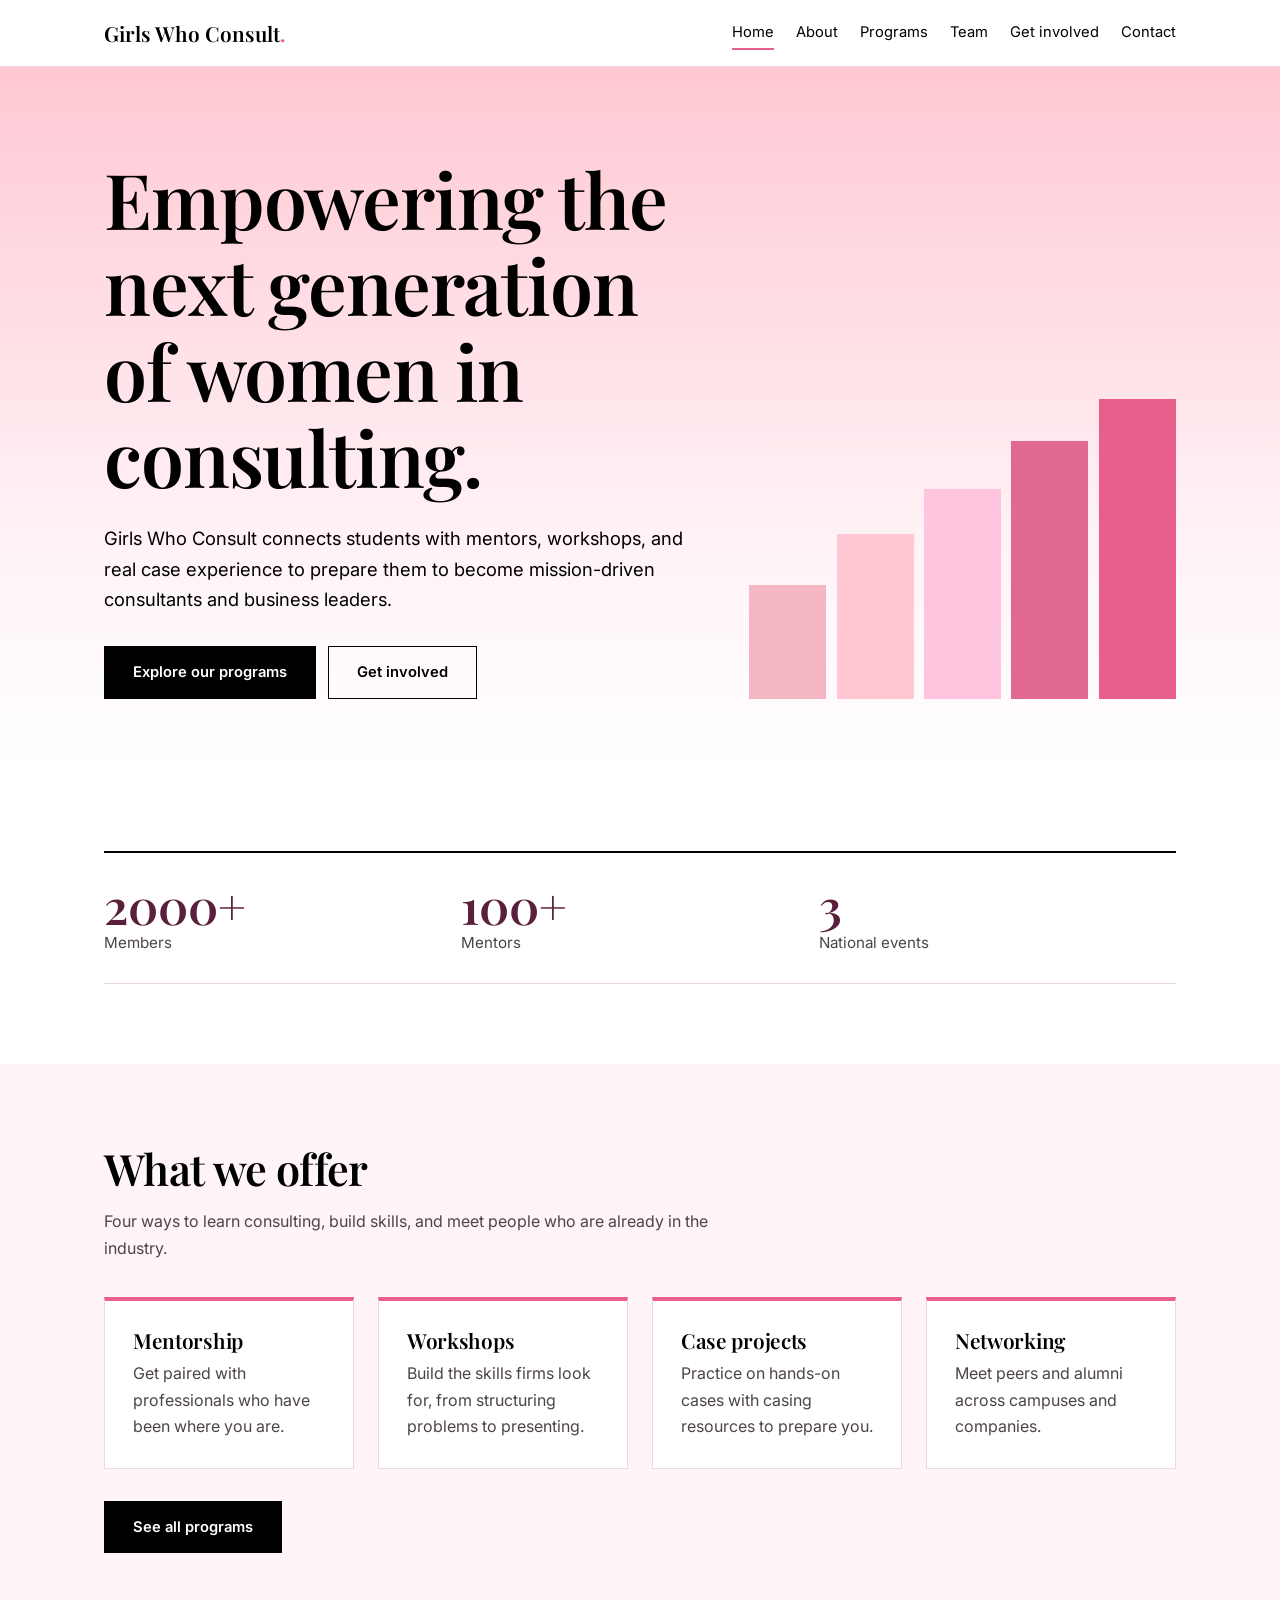
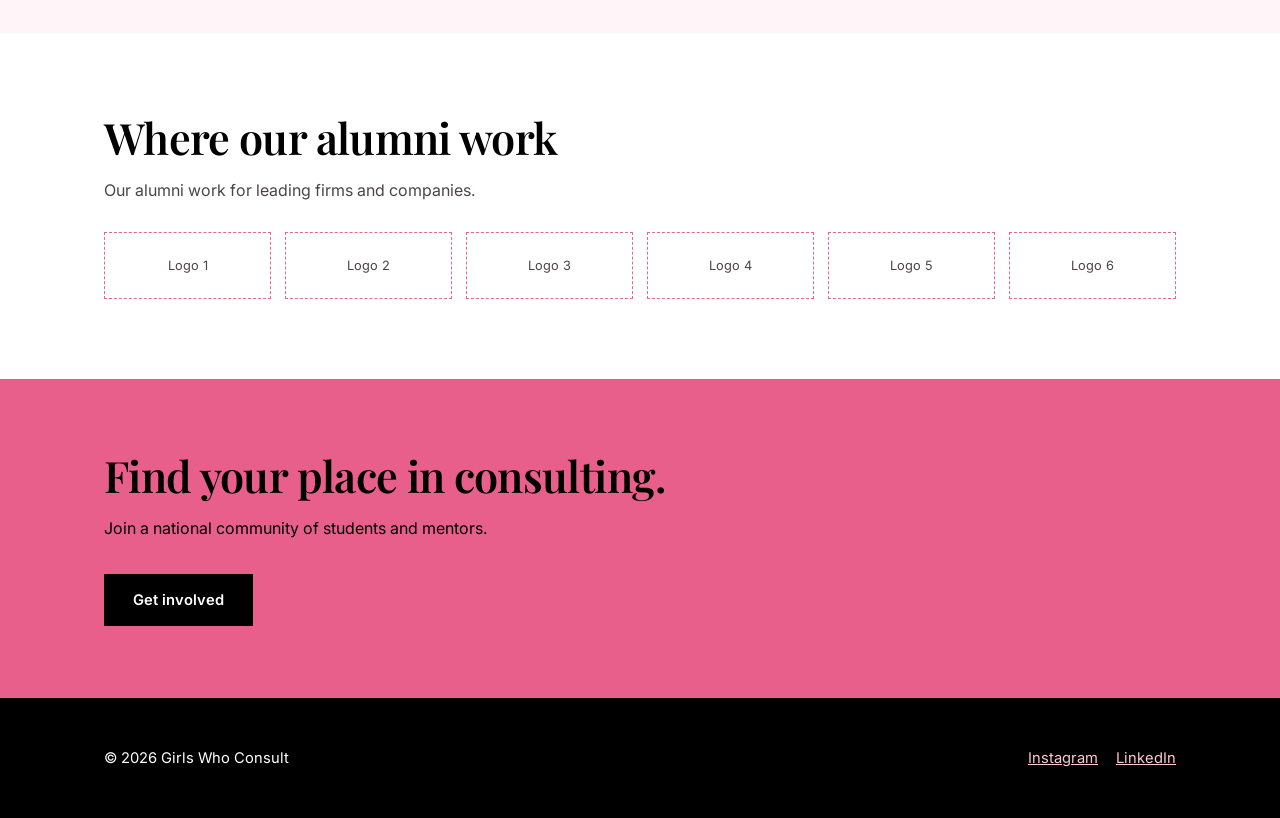
<file: index.html>
<!DOCTYPE html><html lang="en"><head><meta charset="utf-8"><meta name="viewport" content="width=device-width,initial-scale=1">
<title>Home | Girls Who Consult</title>
<meta name="description" content="Girls Who Consult is a national intercollegiate community empowering women as mission-driven consultants and business leaders.">
<link rel="preconnect" href="https://fonts.googleapis.com"><link rel="preconnect" href="https://fonts.gstatic.com" crossorigin>
<link href="https://fonts.googleapis.com/css2?family=Inter:wght@400;600&family=Playfair+Display:wght@600&display=swap" rel="stylesheet">
<link rel="stylesheet" href="styles.css"></head><body>
<header><div class="wrap nav"><a class="logo" href="index.html">Girls Who Consult<i>.</i></a>
<nav><a href="index.html" aria-current="page">Home</a><a href="about.html">About</a><a href="programs.html">Programs</a><a href="team.html">Team</a><a href="get-involved.html">Get involved</a><a href="contact.html">Contact</a></nav></div></header>
<main>
<section class="hero"><div class="wrap"><div><h1>Empowering the next generation of women in consulting.</h1><p>Girls Who Consult connects students with mentors, workshops, and real case experience to prepare them to become mission-driven consultants and business leaders.</p><div class="actions"><a class="btn" href="programs.html">Explore our programs</a><a class="btn alt" href="get-involved.html">Get involved</a></div></div><div class="bars" aria-hidden="true"><span></span><span></span><span></span><span></span><span></span></div></div></section>
<section class="sec"><div class="wrap"><div class="stats"><div><b>2000+</b><span>Members</span></div><div><b>100+</b><span>Mentors</span></div><div><b>3</b><span>National events</span></div></div></div></section>
<section class="sec wash"><div class="wrap"><h2>What we offer</h2><p>Four ways to learn consulting, build skills, and meet people who are already in the industry.</p><div class="grid">
<div class="card"><h3>Mentorship</h3><p>Get paired with professionals who have been where you are.</p></div>
<div class="card"><h3>Workshops</h3><p>Build the skills firms look for, from structuring problems to presenting.</p></div>
<div class="card"><h3>Case projects</h3><p>Practice on hands-on cases with casing resources to prepare you.</p></div>
<div class="card"><h3>Networking</h3><p>Meet peers and alumni across campuses and companies.</p></div></div>
<div class="actions"><a class="btn" href="programs.html">See all programs</a></div></div></section>
<section class="sec"><div class="wrap"><h2>Where our alumni work</h2><p>Our alumni work for leading firms and companies.</p><div class="logos"><span>Logo 1</span><span>Logo 2</span><span>Logo 3</span><span>Logo 4</span><span>Logo 5</span><span>Logo 6</span></div></div></section>
<section class="cta"><div class="wrap"><h2>Find your place in consulting.</h2><p>Join a national community of students and mentors.</p><div class="actions"><a class="btn" href="get-involved.html">Get involved</a></div></div></section>
</main>
<footer><div class="wrap"><span>&copy; 2026 Girls Who Consult</span><span><a href="https://www.instagram.com/girlswhoconsult/">Instagram</a><a href="https://www.linkedin.com/company/girls-who-consult">LinkedIn</a></span></div></footer>
</body></html>
</file>
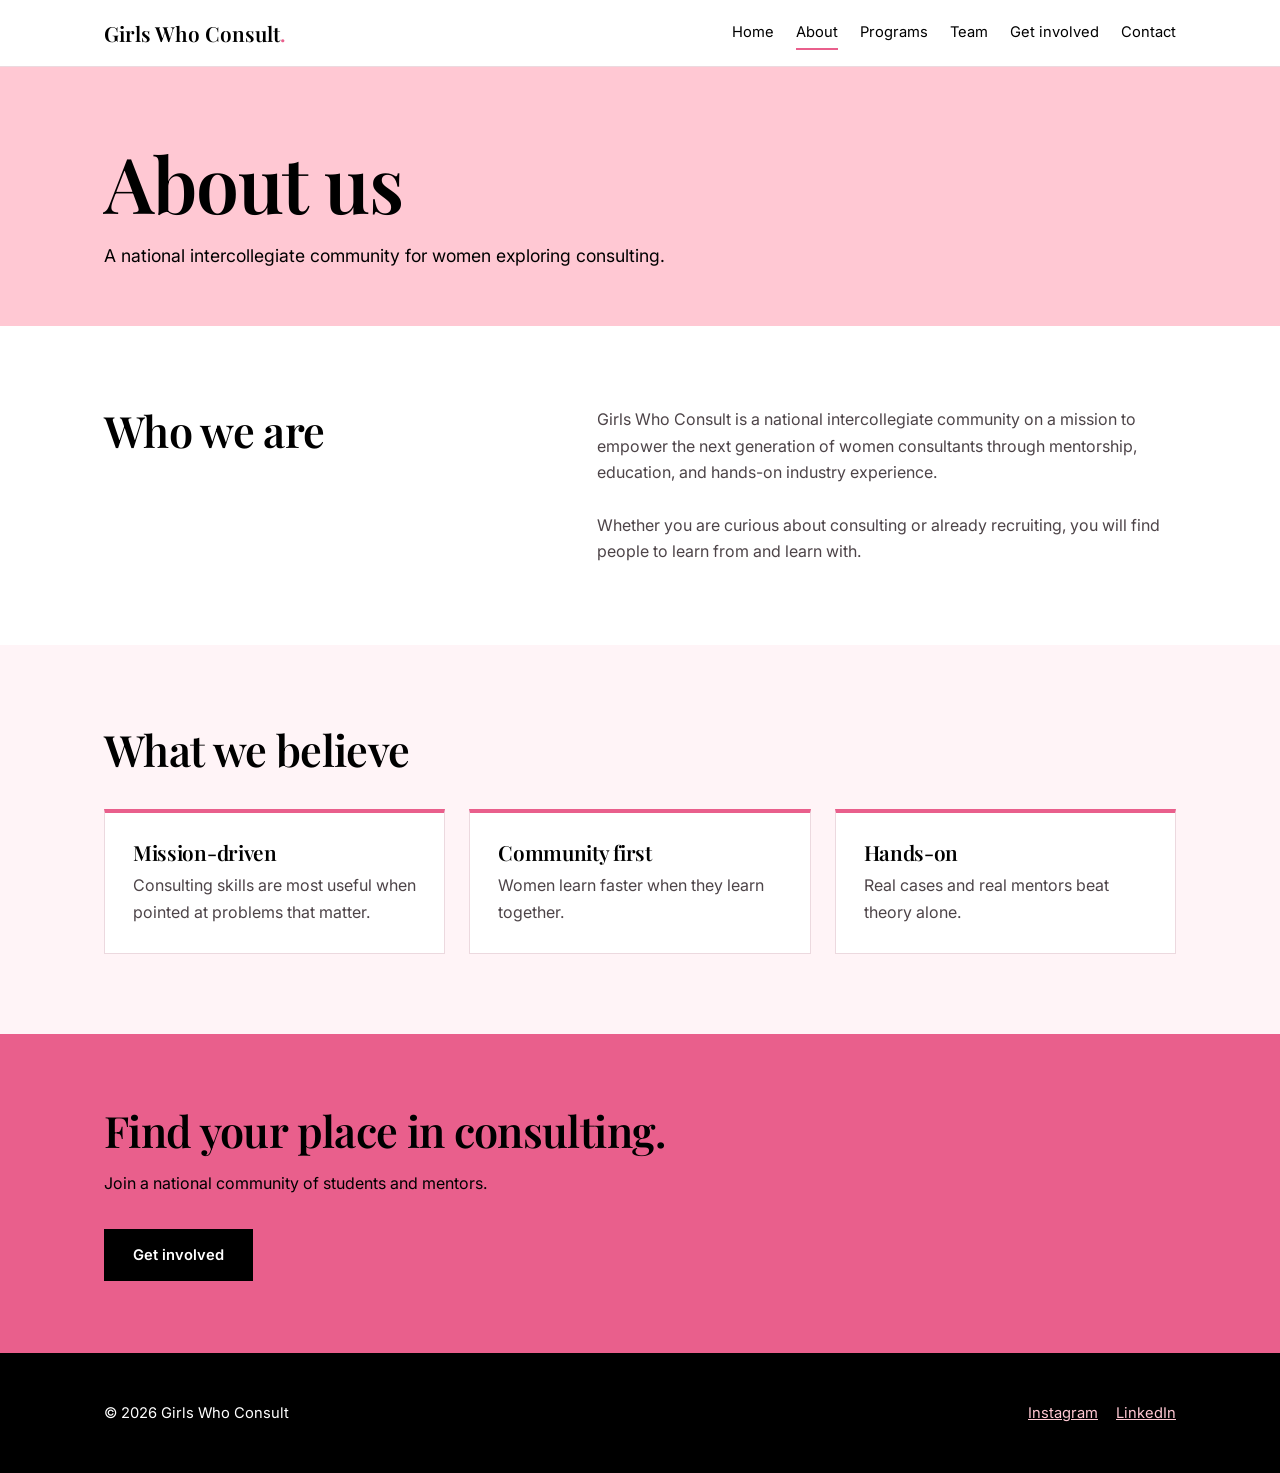
<file: about.html>
<!DOCTYPE html><html lang="en"><head><meta charset="utf-8"><meta name="viewport" content="width=device-width,initial-scale=1">
<title>About | Girls Who Consult</title>
<meta name="description" content="Girls Who Consult is a national intercollegiate community empowering women as mission-driven consultants and business leaders.">
<link rel="preconnect" href="https://fonts.googleapis.com"><link rel="preconnect" href="https://fonts.gstatic.com" crossorigin>
<link href="https://fonts.googleapis.com/css2?family=Inter:wght@400;600&family=Playfair+Display:wght@600&display=swap" rel="stylesheet">
<link rel="stylesheet" href="styles.css"></head><body>
<header><div class="wrap nav"><a class="logo" href="index.html">Girls Who Consult<i>.</i></a>
<nav><a href="index.html">Home</a><a href="about.html" aria-current="page">About</a><a href="programs.html">Programs</a><a href="team.html">Team</a><a href="get-involved.html">Get involved</a><a href="contact.html">Contact</a></nav></div></header>
<main>
<section class="page-head"><div class="wrap"><h1>About us</h1><p>A national intercollegiate community for women exploring consulting.</p></div></section>
<section class="sec"><div class="wrap split"><h2>Who we are</h2><div><p>Girls Who Consult is a national intercollegiate community on a mission to empower the next generation of women consultants through mentorship, education, and hands-on industry experience.</p><br><p>Whether you are curious about consulting or already recruiting, you will find people to learn from and learn with.</p></div></div></section>
<section class="sec wash"><div class="wrap"><h2>What we believe</h2><div class="grid"><div class="card"><h3>Mission-driven</h3><p>Consulting skills are most useful when pointed at problems that matter.</p></div><div class="card"><h3>Community first</h3><p>Women learn faster when they learn together.</p></div><div class="card"><h3>Hands-on</h3><p>Real cases and real mentors beat theory alone.</p></div></div></div></section>
<section class="cta"><div class="wrap"><h2>Find your place in consulting.</h2><p>Join a national community of students and mentors.</p><div class="actions"><a class="btn" href="get-involved.html">Get involved</a></div></div></section>
</main>
<footer><div class="wrap"><span>&copy; 2026 Girls Who Consult</span><span><a href="https://www.instagram.com/girlswhoconsult/">Instagram</a><a href="https://www.linkedin.com/company/girls-who-consult">LinkedIn</a></span></div></footer>
</body></html>
</file>
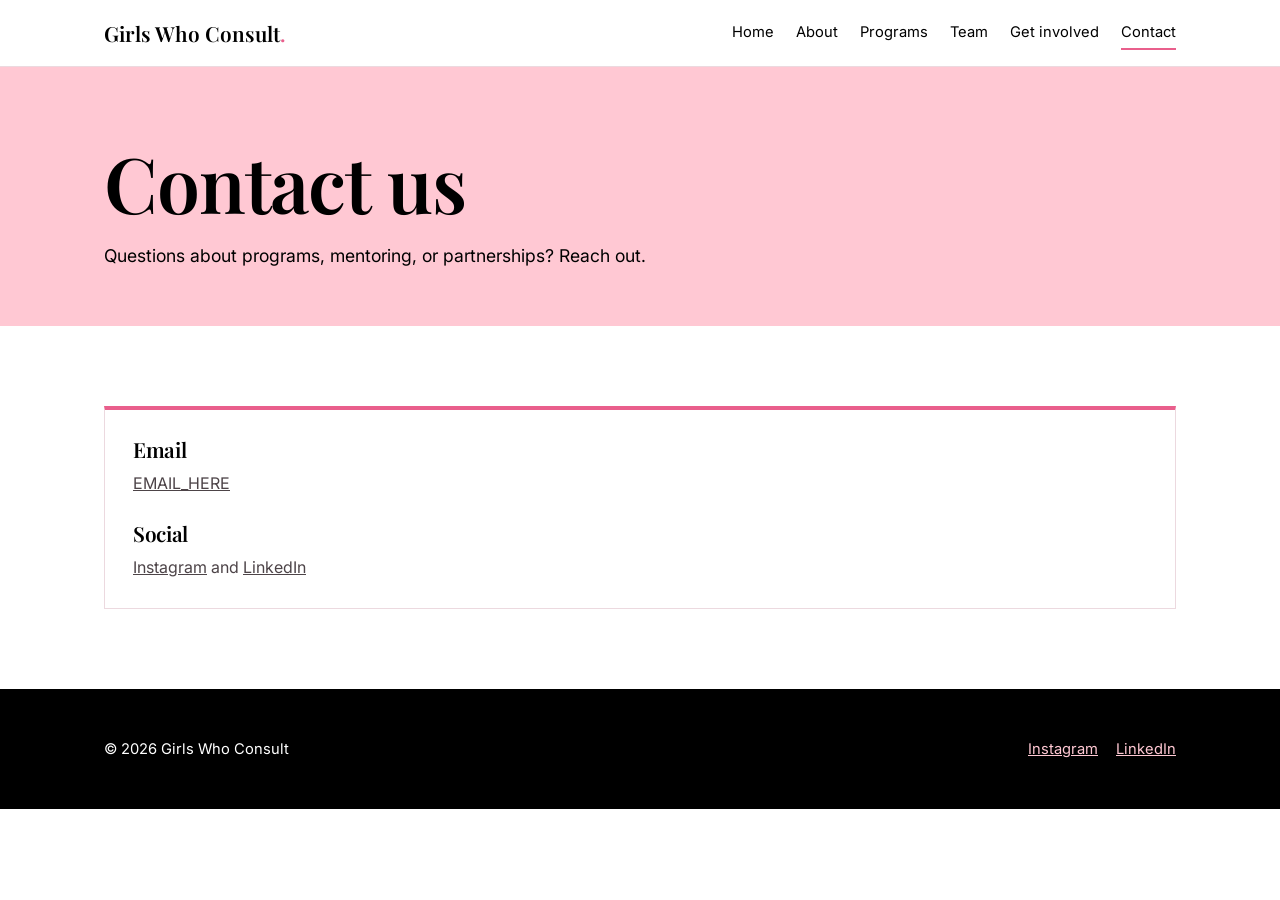
<file: contact.html>
<!DOCTYPE html><html lang="en"><head><meta charset="utf-8"><meta name="viewport" content="width=device-width,initial-scale=1">
<title>Contact | Girls Who Consult</title>
<meta name="description" content="Girls Who Consult is a national intercollegiate community empowering women as mission-driven consultants and business leaders.">
<link rel="preconnect" href="https://fonts.googleapis.com"><link rel="preconnect" href="https://fonts.gstatic.com" crossorigin>
<link href="https://fonts.googleapis.com/css2?family=Inter:wght@400;600&family=Playfair+Display:wght@600&display=swap" rel="stylesheet">
<link rel="stylesheet" href="styles.css"></head><body>
<header><div class="wrap nav"><a class="logo" href="index.html">Girls Who Consult<i>.</i></a>
<nav><a href="index.html">Home</a><a href="about.html">About</a><a href="programs.html">Programs</a><a href="team.html">Team</a><a href="get-involved.html">Get involved</a><a href="contact.html" aria-current="page">Contact</a></nav></div></header>
<main>
<section class="page-head"><div class="wrap"><h1>Contact us</h1><p>Questions about programs, mentoring, or partnerships? Reach out.</p></div></section>
<section class="sec"><div class="wrap"><div class="card"><h3>Email</h3><p><a href="mailto:EMAIL_HERE">EMAIL_HERE</a></p><br><h3>Social</h3><p><a href="https://www.instagram.com/girlswhoconsult/">Instagram</a> and <a href="https://www.linkedin.com/company/girls-who-consult">LinkedIn</a></p></div></div></section>
</main>
<footer><div class="wrap"><span>&copy; 2026 Girls Who Consult</span><span><a href="https://www.instagram.com/girlswhoconsult/">Instagram</a><a href="https://www.linkedin.com/company/girls-who-consult">LinkedIn</a></span></div></footer>
</body></html>
</file>
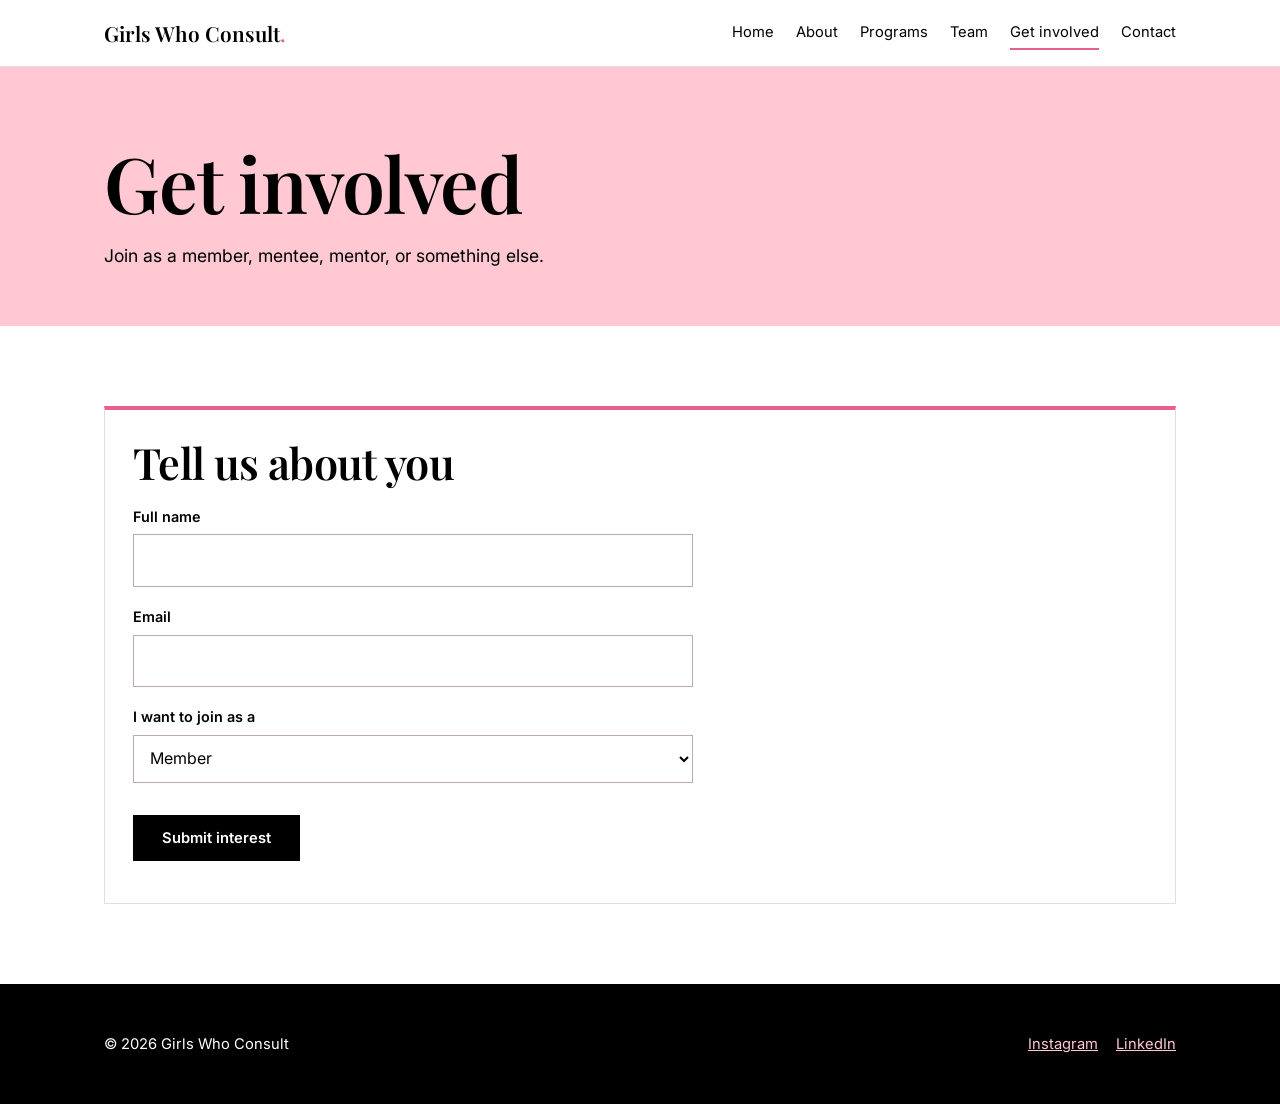
<file: get-involved.html>
<!DOCTYPE html><html lang="en"><head><meta charset="utf-8"><meta name="viewport" content="width=device-width,initial-scale=1">
<title>Get involved | Girls Who Consult</title>
<meta name="description" content="Girls Who Consult is a national intercollegiate community empowering women as mission-driven consultants and business leaders.">
<link rel="preconnect" href="https://fonts.googleapis.com"><link rel="preconnect" href="https://fonts.gstatic.com" crossorigin>
<link href="https://fonts.googleapis.com/css2?family=Inter:wght@400;600&family=Playfair+Display:wght@600&display=swap" rel="stylesheet">
<link rel="stylesheet" href="styles.css"></head><body>
<header><div class="wrap nav"><a class="logo" href="index.html">Girls Who Consult<i>.</i></a>
<nav><a href="index.html">Home</a><a href="about.html">About</a><a href="programs.html">Programs</a><a href="team.html">Team</a><a href="get-involved.html" aria-current="page">Get involved</a><a href="contact.html">Contact</a></nav></div></header>
<main>
<section class="page-head"><div class="wrap"><h1>Get involved</h1><p>Join as a member, mentee, mentor, or something else.</p></div></section>
<section class="sec"><div class="wrap"><div class="card"><h2>Tell us about you</h2>
<form onsubmit="event.preventDefault();document.getElementById('ok').textContent='Sign-ups open soon. Check back here.'">
<label for="n">Full name</label><input id="n" required><label for="e">Email</label><input id="e" type="email" required>
<label for="r">I want to join as a</label><select id="r"><option>Member</option><option>Mentee</option><option>Mentor</option><option>Other</option></select>
<div class="actions"><button class="btn" type="submit">Submit interest</button></div><p class="note" id="ok" role="status"></p></form></div></div></section>
</main>
<footer><div class="wrap"><span>&copy; 2026 Girls Who Consult</span><span><a href="https://www.instagram.com/girlswhoconsult/">Instagram</a><a href="https://www.linkedin.com/company/girls-who-consult">LinkedIn</a></span></div></footer>
</body></html>
</file>
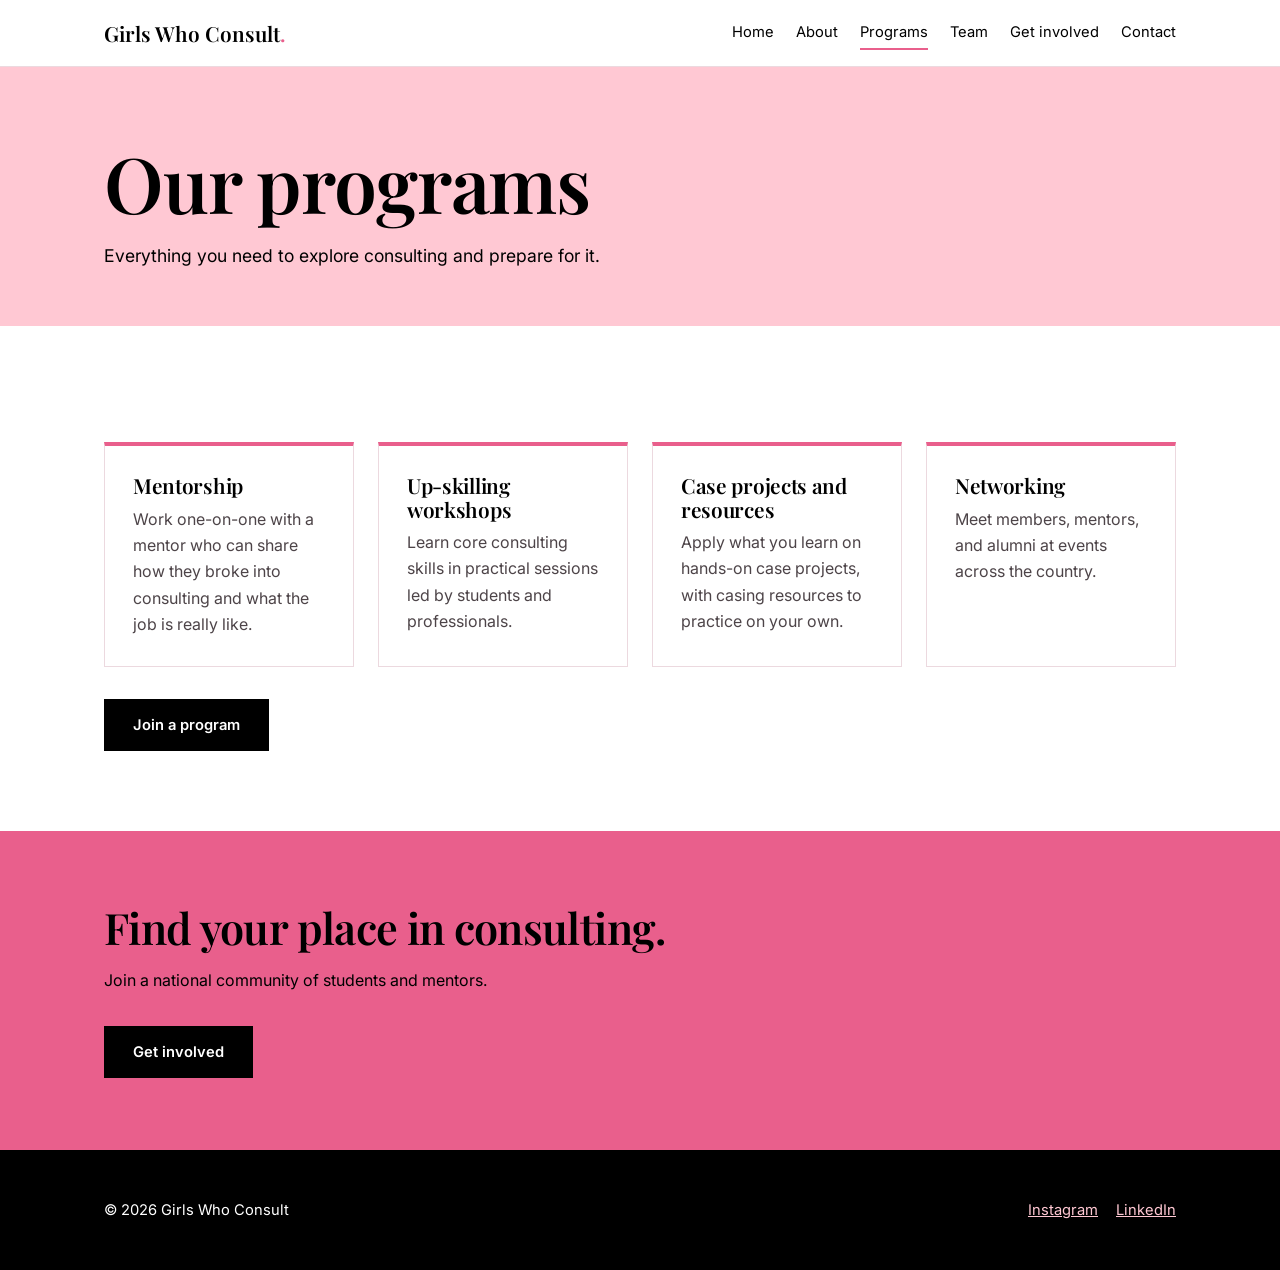
<file: programs.html>
<!DOCTYPE html><html lang="en"><head><meta charset="utf-8"><meta name="viewport" content="width=device-width,initial-scale=1">
<title>Programs | Girls Who Consult</title>
<meta name="description" content="Girls Who Consult is a national intercollegiate community empowering women as mission-driven consultants and business leaders.">
<link rel="preconnect" href="https://fonts.googleapis.com"><link rel="preconnect" href="https://fonts.gstatic.com" crossorigin>
<link href="https://fonts.googleapis.com/css2?family=Inter:wght@400;600&family=Playfair+Display:wght@600&display=swap" rel="stylesheet">
<link rel="stylesheet" href="styles.css"></head><body>
<header><div class="wrap nav"><a class="logo" href="index.html">Girls Who Consult<i>.</i></a>
<nav><a href="index.html">Home</a><a href="about.html">About</a><a href="programs.html" aria-current="page">Programs</a><a href="team.html">Team</a><a href="get-involved.html">Get involved</a><a href="contact.html">Contact</a></nav></div></header>
<main>
<section class="page-head"><div class="wrap"><h1>Our programs</h1><p>Everything you need to explore consulting and prepare for it.</p></div></section>
<section class="sec"><div class="wrap"><div class="grid">
<div class="card"><h3>Mentorship</h3><p>Work one-on-one with a mentor who can share how they broke into consulting and what the job is really like.</p></div>
<div class="card"><h3>Up-skilling workshops</h3><p>Learn core consulting skills in practical sessions led by students and professionals.</p></div>
<div class="card"><h3>Case projects and resources</h3><p>Apply what you learn on hands-on case projects, with casing resources to practice on your own.</p></div>
<div class="card"><h3>Networking</h3><p>Meet members, mentors, and alumni at events across the country.</p></div></div>
<div class="actions"><a class="btn" href="get-involved.html">Join a program</a></div></div></section>
<section class="cta"><div class="wrap"><h2>Find your place in consulting.</h2><p>Join a national community of students and mentors.</p><div class="actions"><a class="btn" href="get-involved.html">Get involved</a></div></div></section>
</main>
<footer><div class="wrap"><span>&copy; 2026 Girls Who Consult</span><span><a href="https://www.instagram.com/girlswhoconsult/">Instagram</a><a href="https://www.linkedin.com/company/girls-who-consult">LinkedIn</a></span></div></footer>
</body></html>
</file>
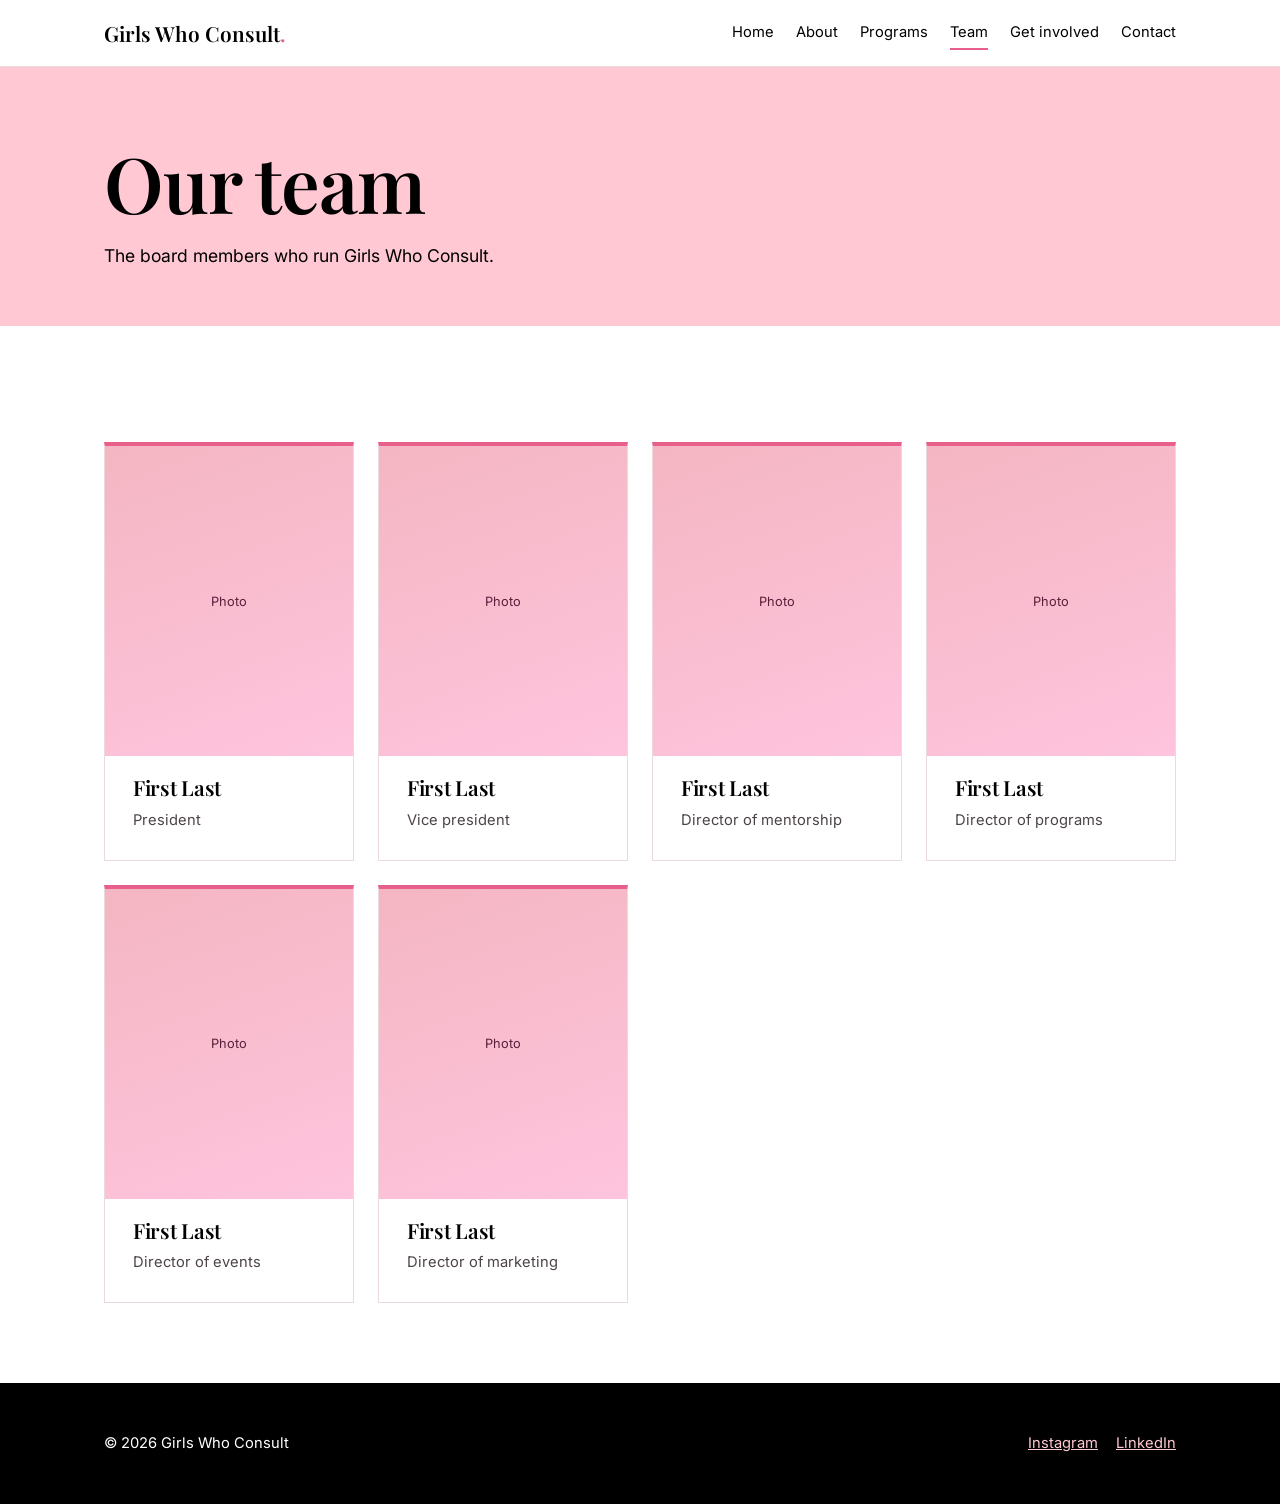
<file: team.html>
<!DOCTYPE html><html lang="en"><head><meta charset="utf-8"><meta name="viewport" content="width=device-width,initial-scale=1">
<title>Team | Girls Who Consult</title>
<meta name="description" content="Girls Who Consult is a national intercollegiate community empowering women as mission-driven consultants and business leaders.">
<link rel="preconnect" href="https://fonts.googleapis.com"><link rel="preconnect" href="https://fonts.gstatic.com" crossorigin>
<link href="https://fonts.googleapis.com/css2?family=Inter:wght@400;600&family=Playfair+Display:wght@600&display=swap" rel="stylesheet">
<link rel="stylesheet" href="styles.css"></head><body>
<header><div class="wrap nav"><a class="logo" href="index.html">Girls Who Consult<i>.</i></a>
<nav><a href="index.html">Home</a><a href="about.html">About</a><a href="programs.html">Programs</a><a href="team.html" aria-current="page">Team</a><a href="get-involved.html">Get involved</a><a href="contact.html">Contact</a></nav></div></header>
<main>
<section class="page-head"><div class="wrap"><h1>Our team</h1><p>The board members who run Girls Who Consult.</p></div></section>
<section class="sec team"><div class="wrap"><div class="grid"><div class="card"><div class="ph">Photo</div><h3>First Last</h3><p>President</p></div><div class="card"><div class="ph">Photo</div><h3>First Last</h3><p>Vice president</p></div><div class="card"><div class="ph">Photo</div><h3>First Last</h3><p>Director of mentorship</p></div><div class="card"><div class="ph">Photo</div><h3>First Last</h3><p>Director of programs</p></div><div class="card"><div class="ph">Photo</div><h3>First Last</h3><p>Director of events</p></div><div class="card"><div class="ph">Photo</div><h3>First Last</h3><p>Director of marketing</p></div></div></div></section>
</main>
<footer><div class="wrap"><span>&copy; 2026 Girls Who Consult</span><span><a href="https://www.instagram.com/girlswhoconsult/">Instagram</a><a href="https://www.linkedin.com/company/girls-who-consult">LinkedIn</a></span></div></footer>
</body></html>
</file>
<file: styles.css>
:root{--p1:#F4B6C2;--p2:#FFC8D3;--p3:#FFC4DE;--p4:#E1698F;--p5:#E95F8C;--ink:#000;--plum:#5A1F3A;--mute:#4d4448;--line:#ecd9df;--wash:#FFF4F7}
*{box-sizing:border-box;margin:0}
body{font:16px/1.65 Inter,system-ui,sans-serif;color:var(--ink);background:#fff}
h1,h2,h3{font-family:"Playfair Display",Georgia,serif;font-weight:600;line-height:1.12;letter-spacing:-.015em}
h1{font-size:clamp(2.6rem,6.5vw,4.8rem)}h2{font-size:clamp(1.9rem,3.6vw,2.7rem);margin-bottom:16px}h3{font-size:1.3rem;margin-bottom:8px}
p{max-width:62ch;color:var(--mute)}a{color:inherit}
:focus-visible{outline:3px solid var(--plum);outline-offset:3px}
.wrap{max-width:1120px;margin:0 auto;padding:0 24px}
header{position:sticky;top:0;z-index:9;background:#fffffff2;border-bottom:1px solid var(--line)}
.nav{display:flex;align-items:center;justify-content:space-between;flex-wrap:wrap;gap:8px 24px;padding-top:16px;padding-bottom:16px}
.logo{font:600 1.3rem "Playfair Display",serif;text-decoration:none}.logo i{color:var(--p5);font-style:normal}
nav{display:flex;flex-wrap:wrap;gap:4px 22px}nav a{text-decoration:none;font-size:.92rem;padding:4px 0;border-bottom:2px solid transparent}
nav a:hover,nav a[aria-current]{border-color:var(--p5)}
.btn{display:inline-block;padding:13px 28px;background:var(--ink);color:#fff;font-weight:600;font-size:.92rem;text-decoration:none;border:1px solid var(--ink);cursor:pointer;font-family:inherit;transition:background .2s,color .2s}
.btn:hover{background:var(--p5);border-color:var(--p5)}
.btn.alt{background:transparent;color:var(--ink)}.btn.alt:hover{background:var(--p2);border-color:var(--ink)}
.actions{display:flex;gap:12px;flex-wrap:wrap;margin-top:32px}
.hero{background:linear-gradient(180deg,var(--p2) 0,var(--wash) 70%,#fff);padding:88px 0 72px}
.hero .wrap{display:grid;grid-template-columns:1.4fr 1fr;gap:48px;align-items:end}
.hero p{font-size:1.15rem;margin-top:24px;color:var(--ink)}
.bars{display:flex;align-items:flex-end;gap:10px;height:300px}
.bars span{flex:1;transform-origin:bottom;animation:grow 1.1s cubic-bezier(.2,.7,.2,1) both}
.bars span:nth-child(1){height:38%;background:var(--p1)}.bars span:nth-child(2){height:55%;background:var(--p2);animation-delay:.1s}
.bars span:nth-child(3){height:70%;background:var(--p3);animation-delay:.2s}.bars span:nth-child(4){height:86%;background:var(--p4);animation-delay:.3s}
.bars span:nth-child(5){height:100%;background:var(--p5);animation-delay:.4s}
@keyframes grow{from{transform:scaleY(0)}to{transform:scaleY(1)}}
.page-head{background:var(--p2);padding:72px 0 56px}.page-head p{margin-top:16px;color:var(--ink);font-size:1.1rem}
.sec{padding:80px 0}.wash{background:var(--wash)}
.stats{display:grid;grid-template-columns:repeat(auto-fit,minmax(180px,1fr));border-top:2px solid var(--ink);border-bottom:1px solid var(--line)}
.stats div{padding:28px 24px 28px 0}.stats b{display:block;font:600 3rem/1 "Playfair Display",serif;color:var(--plum)}
.stats span{font-size:.95rem;color:var(--mute)}
.grid{display:grid;gap:24px;grid-template-columns:repeat(auto-fit,minmax(240px,1fr));margin-top:36px}
.card{background:#fff;border:1px solid var(--line);border-top:4px solid var(--p5);padding:28px}
.split{display:grid;grid-template-columns:1fr 1.3fr;gap:48px}
.ph{aspect-ratio:4/5;background:linear-gradient(160deg,var(--p1),var(--p3));margin:-28px -28px 20px;display:grid;place-items:center;font-size:.8rem;color:var(--plum)}
.team .card{padding-top:28px}.team p{font-size:.92rem}
.logos{display:grid;grid-template-columns:repeat(auto-fit,minmax(130px,1fr));gap:14px;margin-top:28px}
.logos span{border:1px dashed var(--p4);padding:22px 8px;text-align:center;font-size:.8rem;color:var(--mute)}
form{max-width:560px}label{display:block;font-weight:600;font-size:.9rem;margin:18px 0 6px}
input,select,textarea{width:100%;padding:12px;border:1px solid #bfa9b0;font:inherit;background:#fff;border-radius:0}
.note{margin-top:14px;font-weight:600;color:var(--plum)}
.cta{background:var(--p5);padding:72px 0}.cta h2,.cta p{color:var(--ink)}.cta .btn:hover{background:#fff;color:var(--ink);border-color:#fff}
footer{background:var(--ink);color:#fff;padding:48px 0;font-size:.92rem}footer .wrap{display:flex;justify-content:space-between;flex-wrap:wrap;gap:16px}
footer a{color:var(--p2);margin-left:18px}footer a:first-child{margin-left:0}
@media(max-width:800px){.hero .wrap,.split{grid-template-columns:1fr}.bars{height:180px}.hero{padding-top:56px}}
@media(prefers-reduced-motion:reduce){*{animation:none!important;transition:none!important}}
</file>
